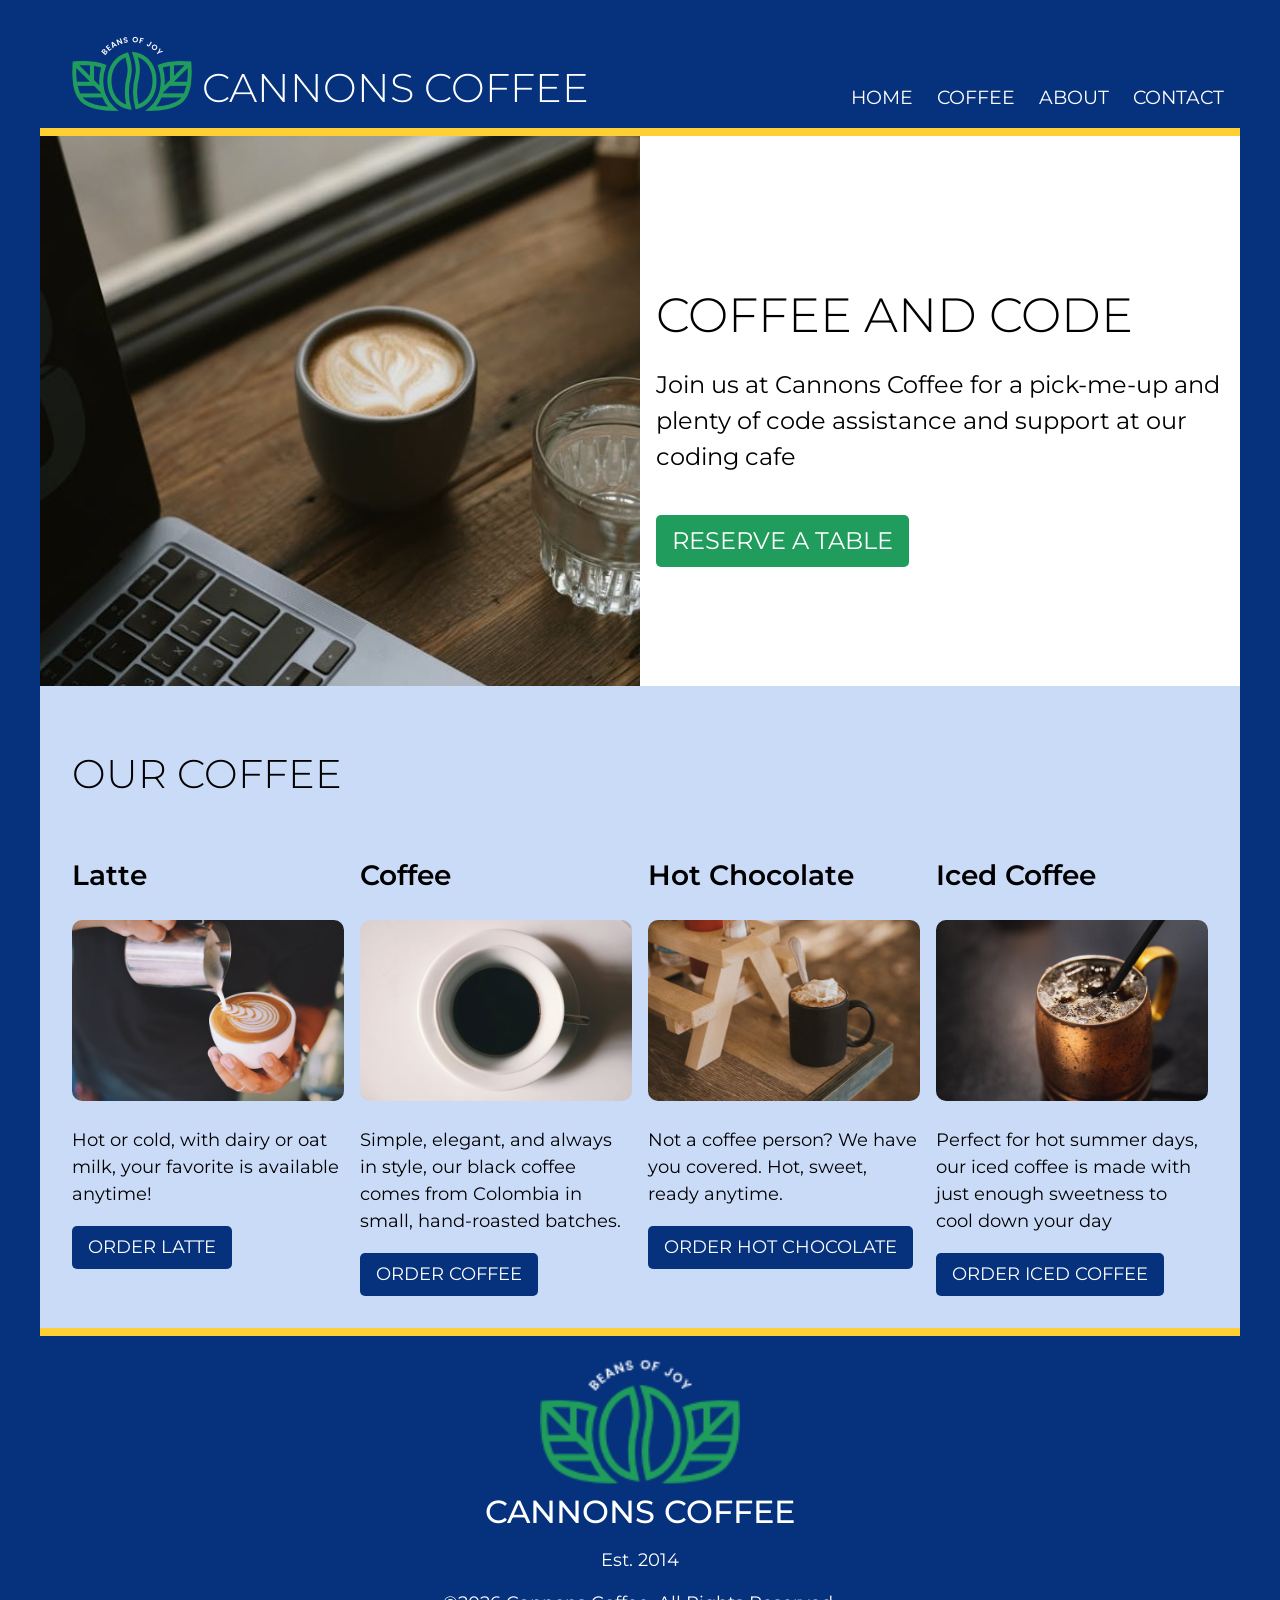
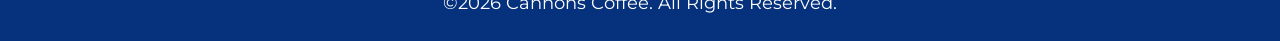
<file: index.html>
<!doctype html>
<html lang="en">
  <head>
    <meta charset="UTF-8" />
    <meta name="viewport" content="width=device-width, initial-scale=1.0" />
    <title>Document</title>
    <link rel="stylesheet" href="css/style.css" />
  </head>
  <body>
    <div class="container">
      <header>
        <div class="header">
          <img
            src="images/logo-nav.png"
            alt="Cannons Coffee Logo, Beans of Joy"
          />
          <h1>Cannons Coffee</h1>
        </div>
        <nav>
          <ul>
            <li><a href="index.html">Home</a></li>
            <li><a href="latte.html">Coffee</a></li>
            <li>
              <a href="https://thehoneysucklecoffeeco.com/" target="_blank"
                >About</a
              >
            </li>
            <li><a href="mailto:mikellpepper25@gmail.com">Contact</a></li>
          </ul>
        </nav>
      </header>
      <main>
        <div class="opening-section">
         <img class="hero" src="images/coffee-computer.jpg" alt="Coffee next to a laptop">
          <div class="opening-text">
            <h1>Coffee and Code</h1>
            <p>
              Join us at Cannons Coffee for a pick-me-up and plenty of code assistance and support at our coding cafe

            </p>
            <div>
              <a
                href="https://the-honeysuckle-coffee-co.square.site/s/order?location=T5GH06KT2HFC4#RVYHKE23IYSAL4LZEKGLW3L3"
                target="_blank"
                class="button"
               >Reserve a Table</a>
            </div>
          </div>
        </div>
        <section class="coffee-section">
          <h2>Our Coffee</h2>
          <div class="coffee-cards">
            <div class="coffee-card">
              <h3>Latte</h3>
              <img src="images/latte.jpg" alt="Cafe latte" />
              <p>Hot or cold, with dairy or oat milk, your favorite is available anytime!
<div>
              <a
                href="https://the-honeysuckle-coffee-co.square.site/s/order?location=T5GH06KT2HFC4#RVYHKE23IYSAL4LZEKGLW3L3"
                target="_blank"
                class="button"
               >Order Latte</a>
            </div>
</p>
            </div>
            <div class="coffee-card">
              <h3>Coffee</h3>
              <img src="images/coffee.jpg" alt="Cup of coffee" />
              <p>Simple, elegant, and always in style, our black coffee comes from Colombia in small, hand-roasted batches.
</p><a
                href="https://the-honeysuckle-coffee-co.square.site/s/order?location=T5GH06KT2HFC4#RVYHKE23IYSAL4LZEKGLW3L3"
                target="_blank"
                class="button"
               >Order coffee</a>
            </div>
            <div class="coffee-card">
              <h3>Hot Chocolate</h3>
              <img src="images/hotchoc.jpg" alt="Cup of hot chocolate" />
              <p>Not a coffee person? We have you covered. Hot, sweet, ready anytime.</p>
              <a
                href="https://the-honeysuckle-coffee-co.square.site/s/order?location=T5GH06KT2HFC4#RVYHKE23IYSAL4LZEKGLW3L3"
                target="_blank"
                class="button"
               >Order hot chocolate</a>
            </div>
            <div class="coffee-card">
              <h3>Iced Coffee</h3>
              <img src="images/iced.jpg" alt="Glass of iced coffee" />
              <p>Perfect for hot summer days, our iced coffee is made with just enough sweetness to cool down your day</p>
              <a
                href="https://the-honeysuckle-coffee-co.square.site/s/order?location=T5GH06KT2HFC4#RVYHKE23IYSAL4LZEKGLW3L3"
                target="_blank"
                class="button"
               >Order iced coffee</a>
            </div>
          </div>
        </section>
      </main>
      <footer>
        <img src="images/logo-nav.png"
             alt="Cannons Coffee Logo, Beans of Joy" />
        <h2>cannons coffee</h2>
        <p>Est. 2014</p>
        <p>©2026 Cannons Coffee. All Rights Reserved.</p>
      </footer>
    </div>
  </body>
</html>
</file>
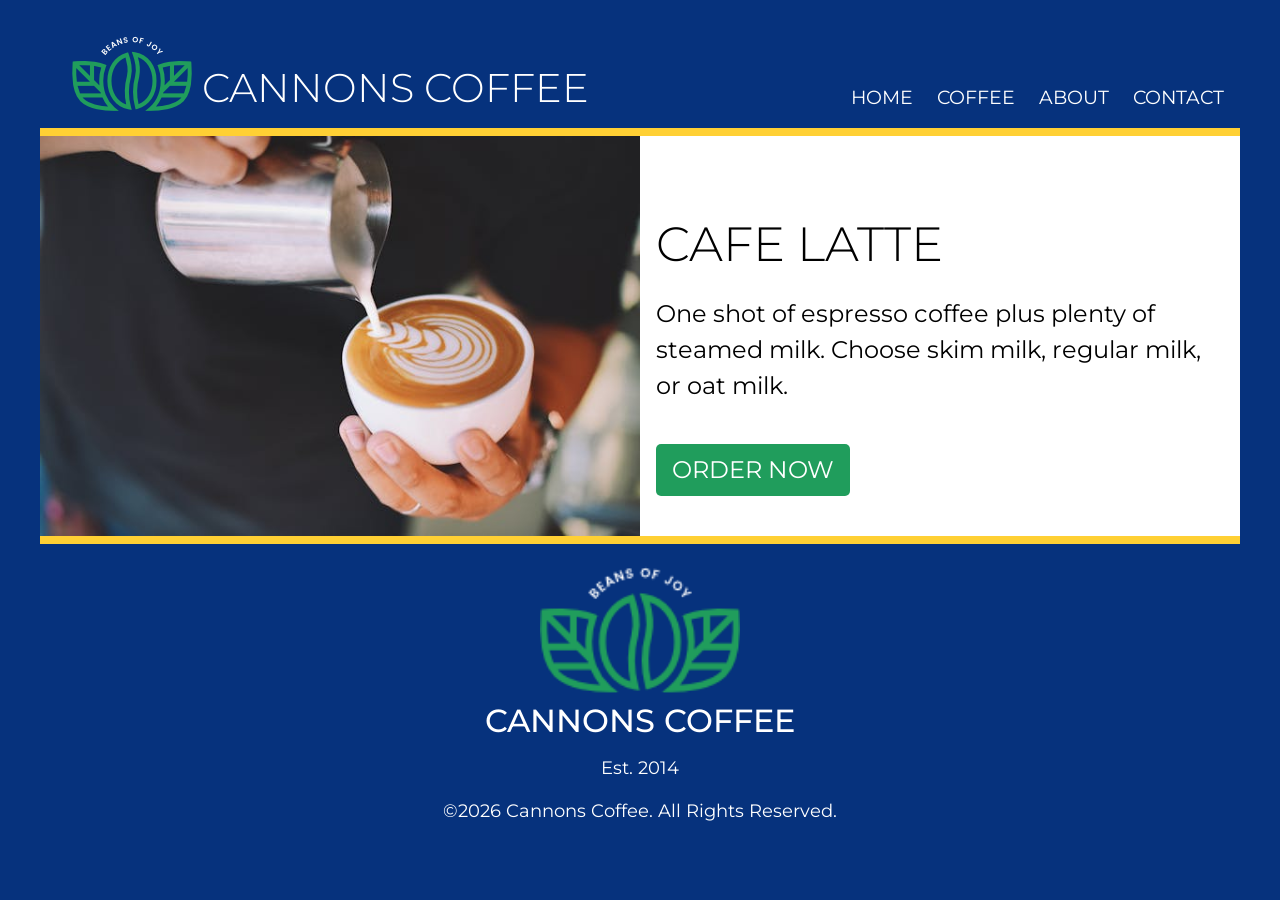
<file: latte.html>
<!DOCTYPE html>
<html lang="en">
<head>
    <meta charset="UTF-8">
    <meta name="viewport" content="width=device-width, initial-scale=1.0">
    <title>Document</title>
    <link rel="stylesheet" href="css/style.css">
</head>
<body>
  <div class="container">
      <header>
        <div class="header">
          <img
            src="images/logo-nav.png"
            alt="Cannons Coffee Logo, Beans of Joy"
          />
          <h1>Cannons Coffee</h1>
        </div>
        <nav>
          <ul>
            <li><a href="index.html">Home</a></li>
            <li><a href="latte.html">Coffee</a></li>
            <li>
              <a href="https://thehoneysucklecoffeeco.com/" target="_blank"
                >About</a>
            </li>
            <li><a href="mailto:mikellpepper25@gmail.com">Contact</a></li>
          </ul>
        </nav>
      </header>
      <main>
      <section class="opening-section">
        <img src="images/latte.jpg" alt="Cafe latte" />
        <div class="opening-text">
        <h1>Cafe Latte</h1>
        <p>One shot of espresso coffee plus plenty of steamed milk. Choose skim milk, regular milk, or oat milk.</p>
        <div>
  <a href="#" class="button button-green">Order Now</a>
</div>
</div>
        </section>
</main>
        <footer>
        <img src="images/logo-nav.png"
             alt="Cannons Coffee Logo, Beans of Joy" />
        <h2>cannons coffee</h2>
        <p>Est. 2014</p>
        <p>©2026 Cannons Coffee. All Rights Reserved.</p>
      </footer> </div> 
</body>
</html>
</file>
<file: css/style.css>
@import url("https://fonts.googleapis.com/css2?family=Montserrat:wght@300;400;500;600;700&display=swap");
html {
  box-sizing: border-box;
}

*,
*:before,
*:after {
  box-sizing: inherit;
}

body {
  color: var(--black);
  background-color: var(--catalina);
  font-family: var(--font-family);
  font-size: 1.125rem;
  line-height: 1.5;
  margin: 0;
}

:root {
  --black: #000000;
  --catalina: #06327d;
  --bluetiful: #2b70e4;
  --vegan: #209d5c;
  --sunglow: #ffd034;
  --white: #ffffff;
  --light-blue: #cadbf8;
  --font-family: "Montserrat", sans-serif;
}
.container {
  max-width: 1200px;
  margin: 0 auto;
  width: 100%;
}
h1 {
  font-size: 3rem;
  line-height: 1.1667;
  font-weight: 300;
  text-transform: uppercase;
  /* margin: 1; */
}
h2 {
  font-size: 2.5rem;
  line-height: 1.1667;
  font-weight: 300;
  text-transform: uppercase;
}
h3 {
  font-size: 1.75rem;
  line-height: 1.1667;
  font-weight: 600;
}
.button {
  display: inline-block;
  background-color: var(--catalina);
  color: var(--white);
  padding: 0.5rem 1rem;
  border-radius: 5px;
  text-decoration: none;
  text-transform: uppercase;
}
.button-green {
  background-color: var(--vegan);
}
nav ul {
  list-style-type: none;
  padding: 0;
  display: flex;
  gap: 1rem;
  justify-content: center;
  flex-wrap: wrap;
  font-size: 1.5rem;
  text-transform: uppercase;
}
nav a {
  text-decoration: none;
  color: var(--white);
}
nav {
  display: flex;
  flex-direction: column;
  align-items: center;
}
header img {
  /* display: block; */
  margin: 0 auto;
  padding-top: 3%;
}
header {
  border-bottom: 8px solid var(--sunglow);
  display: flex;
  justify-content: center;
  flex-wrap: wrap;
}
.header{
    display: flex;
  justify-content: center;
  flex-wrap: wrap;
  align-items: flex-end;
  gap: 10px;
}

main {
  padding: 0;
}
main img {
  max-width: 100%;
  height: auto;
}
main .button {
  background-color: var(--vegan);
  color: var(--white);
}

.hero {
  padding: 4%;
  background-color: var(--white);
  min-width: 0;
  height: 400px;
  object-fit: cover;
  width: 100%;
}
.opening-section {
  display: flex;
  flex-direction: column;
  gap: 0;
  background-color: var(--white);
  padding: 8%;
}
.opening-text {
  padding: 1rem;
  background-color: var(--white);
  padding-top: 0;
  text-align: left;
}

.coffee-section {
  background-color: var(--light-blue);
  padding: 2rem;
  width: 100%;
}
.coffee-cards {
  display: flex;
  flex-direction: column;
  gap: 1rem;
}
.coffee-card {
  background-color: var(--light-blue);
  padding: 0;
}
.coffee-card img {
  width: 100%;
  height: auto;
  border-radius: 10px;
}

header h1 {
  color: var(--white);
  font-size: 3rem;
  font-weight: 300;
  text-align: center;
  text-transform: uppercase;
  line-height: 1.2;
  /* overflow-wrap: anywhere; */
  white-space: normal;
  margin: 0 auto;
  /* max-width: 140px; */
}
.coffee-card .button {
  background-color: var(--catalina);
}

footer {
  display: flex;
  align-items: center;
  justify-content: center;
  border-top: 8px solid var(--sunglow);
  color: var(--white);
  flex-direction: column;
  padding: 1rem 0;
}
footer h2 {
  font-weight: 500;
  text-align: center;
  font-size: 2rem;
  margin-bottom: 0;
}
footer img {
  width: 200px;
}
footer p {
  text-align: center;
  padding: 0 1rem;
  margin: 0.5rem 0;
}

@media (min-width: 650px) {
  
  .opening-section {
    flex-direction: row;
    padding: 0;
    
  }
  .opening-section img {
  width: 50%;
  margin: 0;
}

  .opening-text {
    padding: 1rem;
    flex: 1;
    text-align: left;
    font-size: 1.5rem;
  }
  .hero {
  width: 50%;
  padding: 0;
  height: auto;
}

  .coffee-cards {
    flex-direction: row;
    flex-wrap: wrap;
  }
  .coffee-card {
    width: calc(50% - 0.5rem);
  }

  .header {
    display: flex;
    align-items: end;
    gap: 10px;
    padding: 1rem 1rem 0;
  }
  header h1 {
    font-size: 3rem;
    margin: 0;
    /* padding-top: 0.5rem;
    white-space: nowrap; */
  }
  header img {
    padding-top: 0;
    margin: 0;
  }
  nav ul {
    margin-top: 0rem;
    gap: 1.5rem;
    padding-top: 0.5rem;
  }
  footer h2,
  footer p {
    margin: 0.5rem;
  }
  footer img {
    width: 200px;
  }
  .coffee-card h3 {
    text-align: left;
  }
  .opening-text .button {
  margin-top: 1rem;
}
}
@media (min-width: 1000px) {
  header {
    display: flex;
    align-items: flex-end;
    justify-content: space-between;
    padding: 1rem;
  }
  .coffee-card {
    width: calc(25% - 0.75rem);
  }
  nav ul {
    align-items: flex-end;
    padding: 0;
    margin: 0;
    font-size: 1.2rem;
  }
  .opening-text {
    display: flex;
    flex-direction: column;
    justify-content: center;
  }

  .opening-text h1 {
    font-size: 3rem;
     margin-bottom: 0;
  }
  header h1 {
  font-size: 2.5rem;
}
.hero {
  height: 550px;
}
.opening-section img {
  margin: 0;
}
}
</file>
